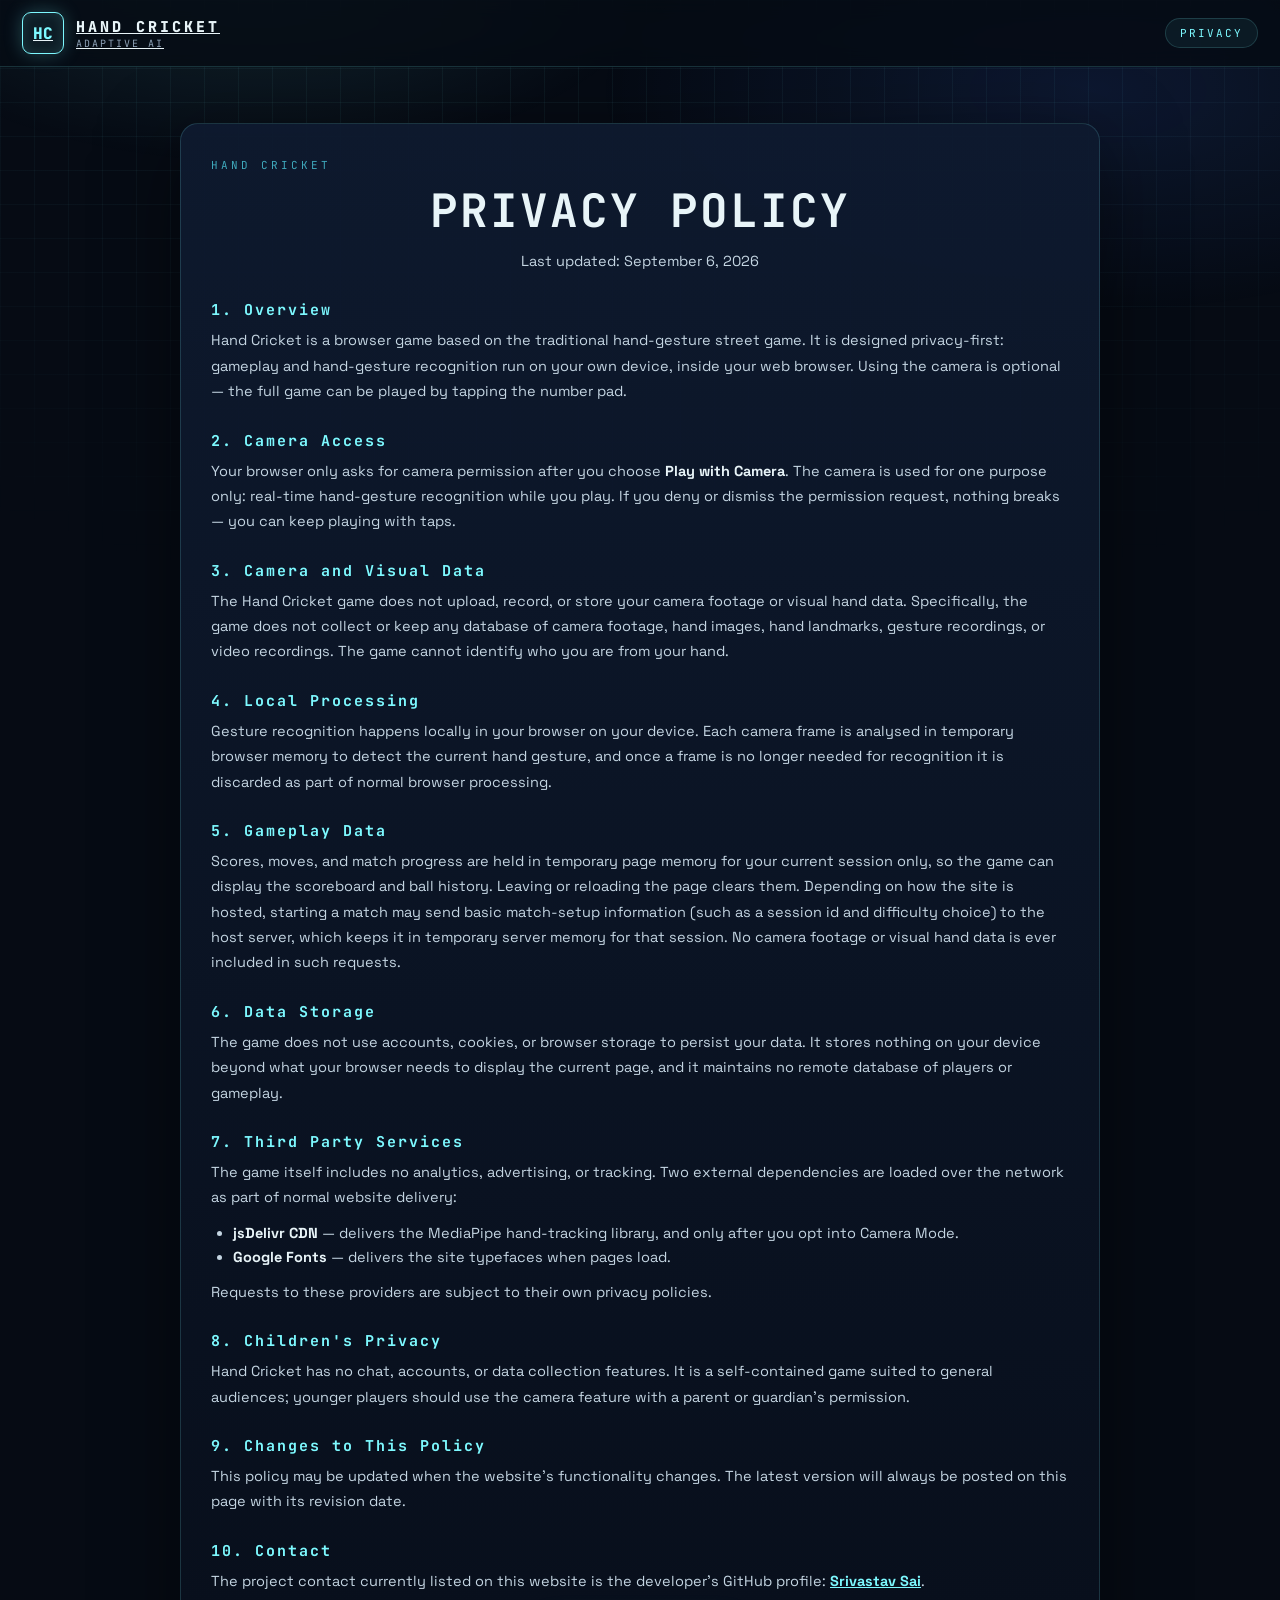
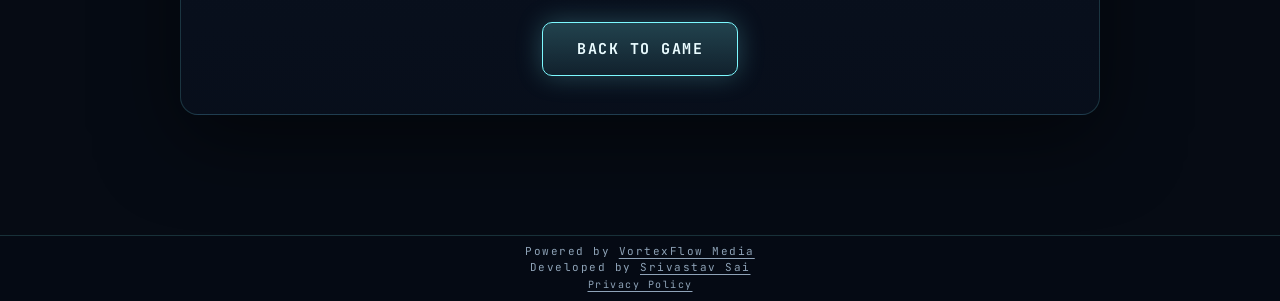
<file: frontend/privacy.html>
<!DOCTYPE html>
<html lang="en">
<head>
<meta charset="UTF-8" />
<meta name="viewport" content="width=device-width, initial-scale=1.0" />
<title>Privacy Policy — Hand Cricket</title>
<link rel="stylesheet" href="css/style.css" />
<link rel="preconnect" href="https://fonts.googleapis.com">
<link href="https://fonts.googleapis.com/css2?family=Space+Grotesk:wght@400;500;700&family=JetBrains+Mono:wght@400;700;800&display=swap" rel="stylesheet">
</head>
<body>
<div class="bg-grid" aria-hidden="true"></div>
<div class="bg-glow" aria-hidden="true"></div>

<header class="topbar">
  <a class="brand brand-home" href="index.html" aria-label="Back to Hand Cricket game">
    <div class="brand-mark">HC</div>
    <div>
      <div class="brand-title">HAND CRICKET</div>
      <div class="brand-sub">ADAPTIVE AI</div>
    </div>
  </a>
  <div class="phase-pill">PRIVACY</div>
</header>

<main class="shell">
  <section class="screen active">
    <div class="panel wide policy">
      <div class="kicker">HAND CRICKET</div>
      <h1 class="big-h">PRIVACY POLICY</h1>
      <p class="muted">Last updated: September 6, 2026</p>

      <h2>1. Overview</h2>
      <p>Hand Cricket is a browser game based on the traditional hand-gesture street game. It is designed privacy-first: gameplay and hand-gesture recognition run on your own device, inside your web browser. Using the camera is optional — the full game can be played by tapping the number pad.</p>

      <h2>2. Camera Access</h2>
      <p>Your browser only asks for camera permission after you choose <b>Play with Camera</b>. The camera is used for one purpose only: real-time hand-gesture recognition while you play. If you deny or dismiss the permission request, nothing breaks — you can keep playing with taps.</p>

      <h2>3. Camera and Visual Data</h2>
      <p>The Hand Cricket game does not upload, record, or store your camera footage or visual hand data. Specifically, the game does not collect or keep any database of camera footage, hand images, hand landmarks, gesture recordings, or video recordings. The game cannot identify who you are from your hand.</p>

      <h2>4. Local Processing</h2>
      <p>Gesture recognition happens locally in your browser on your device. Each camera frame is analysed in temporary browser memory to detect the current hand gesture, and once a frame is no longer needed for recognition it is discarded as part of normal browser processing.</p>

      <h2>5. Gameplay Data</h2>
      <p>Scores, moves, and match progress are held in temporary page memory for your current session only, so the game can display the scoreboard and ball history. Leaving or reloading the page clears them. Depending on how the site is hosted, starting a match may send basic match-setup information (such as a session id and difficulty choice) to the host server, which keeps it in temporary server memory for that session. No camera footage or visual hand data is ever included in such requests.</p>

      <h2>6. Data Storage</h2>
      <p>The game does not use accounts, cookies, or browser storage to persist your data. It stores nothing on your device beyond what your browser needs to display the current page, and it maintains no remote database of players or gameplay.</p>

      <h2>7. Third Party Services</h2>
      <p>The game itself includes no analytics, advertising, or tracking. Two external dependencies are loaded over the network as part of normal website delivery:</p>
      <ul>
        <li><b>jsDelivr CDN</b> — delivers the MediaPipe hand-tracking library, and only after you opt into Camera Mode.</li>
        <li><b>Google Fonts</b> — delivers the site typefaces when pages load.</li>
      </ul>
      <p>Requests to these providers are subject to their own privacy policies.</p>

      <h2>8. Children's Privacy</h2>
      <p>Hand Cricket has no chat, accounts, or data collection features. It is a self-contained game suited to general audiences; younger players should use the camera feature with a parent or guardian's permission.</p>

      <h2>9. Changes to This Policy</h2>
      <p>This policy may be updated when the website's functionality changes. The latest version will always be posted on this page with its revision date.</p>

      <h2>10. Contact</h2>
      <p>The project contact currently listed on this website is the developer's GitHub profile: <a class="dev-link" href="https://github.com/srivastavsai-arch" target="_blank" rel="noopener noreferrer">Srivastav Sai</a>.</p>

      <div class="policy-back">
        <a class="btn primary big" href="index.html">BACK TO GAME</a>
      </div>
    </div>
  </section>
</main>

<footer class="brand-foot" aria-label="Site credit">
  <p class="foot-powered">Powered by <a class="dev-link" href="https://www.vortexflowmedia.site" target="_blank" rel="noopener noreferrer">VortexFlow Media</a></p>
  <p class="foot-dev">Developed by <a class="dev-link" href="https://github.com/srivastavsai-arch" target="_blank" rel="noopener noreferrer">Srivastav Sai</a></p>
  <p class="foot-privacy"><a class="privacy-link" href="privacy.html">Privacy Policy</a></p>
</footer>
</body>
</html>
</file>
<file: frontend/css/style.css>
/* Hand Cricket. Futuristic blueprint scoreboard plus adaptive AI chrome. */
:root{
  --bg:#060b14; --panel:#0b1424; --panel2:#0e1a2f;
  --line:rgba(125,249,255,.16); --cyan:#7df9ff; --cyan-dim:#3fa9bc;
  --amber:#fbbf24; --red:#ff5470; --green:#4ade80;
  --txt:#e8f4f8; --muted:#8fa3b8;
  --mono:'JetBrains Mono',ui-monospace,monospace;
  --sans:'Space Grotesk',system-ui,sans-serif;
}
*{box-sizing:border-box;-webkit-tap-highlight-color:transparent}
html,body{margin:0;padding:0}
html{-webkit-tap-highlight-color:transparent}
body{-webkit-tap-highlight-color:transparent}
button,a,.pad-btn,.diff-card,.g-card,.move-card{
  -webkit-tap-highlight-color:transparent;
  -webkit-touch-callout:none;
  user-select:none;
  -webkit-user-select:none;
}
button:focus{outline:none}
img{
  -webkit-tap-highlight-color:transparent;
  user-select:none;
  -webkit-user-select:none;
  -webkit-user-drag:none;
}
/* NOTE: no blanket overflow-x hiding here on purpose. Every component below
   is sized to fit its viewport, so nothing may extend past the screen edge. */
body{background:var(--bg);color:var(--txt);font-family:var(--sans);min-height:100vh}
img,svg{max-width:100%}
/* Grid/flex children must be allowed to shrink instead of forcing their
   track wider than the viewport (classic overflow root cause). */
.score-strip>*,.arena-wrap>*,.duel>*,.break-scores>*,.diff-grid>*,.rules-foot>*,.topbar>*,.rulebook>*,.move-pad>*,.row>*,.cam-panel>*,.cam-body>*,.cam-status>*,.cam-top>*,.site-strip>*,.hero>*,.brand-foot>*{min-width:0;max-width:100%}
/* Top-left website redirect. Subtle strip, always left aligned. */
.site-strip{position:relative;z-index:6;display:flex;justify-content:flex-start;align-items:center;
  padding:7px 14px 0;background:transparent;max-width:100%}
.site-back{display:inline-flex;align-items:center;gap:6px;max-width:100%;
  font-family:var(--mono);font-size:11px;letter-spacing:1.5px;text-decoration:none;
  color:var(--muted);border:1px solid var(--line);border-radius:999px;
  padding:6px 12px;background:rgba(125,249,255,.04);
  white-space:nowrap;overflow:hidden;text-overflow:ellipsis;
  touch-action:manipulation;-webkit-tap-highlight-color:transparent;user-select:none;-webkit-user-select:none}
.site-back:hover,.site-back:focus-visible{color:var(--cyan);border-color:var(--cyan);outline:none}
.site-back:focus-visible{outline:1px solid var(--cyan);outline-offset:2px}
.site-back-arrow{color:var(--cyan);flex:none}
/* Hero subtext kept to roughly two lines. Balanced wrapping. */
.lede{max-width:540px;text-wrap:balance}
/* Developer credit below the main introductory content. */
.dev-credit{margin:4px auto 0;font-family:var(--mono);font-size:11px;letter-spacing:2px;color:var(--muted);text-align:center}
.powered-credit{margin:2px auto 0;font-family:var(--mono);font-size:11px;letter-spacing:2px;color:var(--muted);text-align:center}
.dev-credit a.credit-link,.powered-credit a.credit-link{color:var(--muted);font-weight:400;letter-spacing:inherit;text-decoration:underline;text-decoration-thickness:1px;text-underline-offset:3px}
.dev-credit a.credit-link:hover,.powered-credit a.credit-link:hover{color:var(--txt)}
/* Touch-first controls. Fast tap, no highlight, no selection. */
button,a,.pad-btn,.diff-card,.g-card,.move-card,.site-back{
  touch-action:manipulation}
.bg-grid{position:fixed;inset:0;pointer-events:none;z-index:0;
  background-image:linear-gradient(rgba(125,249,255,.05) 1px,transparent 1px),linear-gradient(90deg,rgba(125,249,255,.05) 1px,transparent 1px);
  background-size:34px 34px;
  mask-image:radial-gradient(ellipse 90% 70% at 50% 0%,#000 40%,transparent 100%);}
.bg-glow{position:fixed;inset:0;pointer-events:none;z-index:0;
  background:radial-gradient(600px 300px at 20% -5%,rgba(125,249,255,.12),transparent 70%),radial-gradient(700px 320px at 85% 10%,rgba(64,120,255,.12),transparent 70%);}
.topbar{position:sticky;top:0;z-index:5;display:flex;justify-content:space-between;align-items:center;
  padding:12px 22px;border-bottom:1px solid var(--line);background:rgba(6,11,20,.82);backdrop-filter:blur(10px)}
.brand{display:flex;gap:12px;align-items:center}
.brand-home{background:none;border:none;padding:0;margin:0;color:inherit;font:inherit;text-align:left;cursor:pointer;border-radius:8px}
.brand-home:hover .brand-title{color:var(--cyan)}
.brand-home:focus-visible{outline:2px solid var(--cyan);outline-offset:2px}
.brand-mark{width:42px;height:42px;display:grid;place-items:center;font-family:var(--mono);font-weight:800;
  border:1px solid var(--cyan);color:var(--cyan);border-radius:9px;background:rgba(125,249,255,.07);
  box-shadow:0 0 18px rgba(125,249,255,.25),inset 0 0 12px rgba(125,249,255,.12)}
.brand-title{font-family:var(--mono);font-weight:800;letter-spacing:3px;font-size:15px}
.brand-sub{font-family:var(--mono);font-size:10px;letter-spacing:2px;color:var(--muted)}
.phase-pill{font-family:var(--mono);font-size:11px;letter-spacing:2px;color:var(--cyan);
  border:1px solid var(--line);padding:7px 14px;border-radius:999px;background:rgba(125,249,255,.06)}
.shell{position:relative;z-index:1;max-width:1180px;margin:0 auto;padding:26px 18px 90px}
.screen{display:none;animation:fadeUp .45s ease}
.screen.active{display:block}
@keyframes fadeUp{from{opacity:0;transform:translateY(14px)}to{opacity:1;transform:none}}
.kicker{font-family:var(--mono);font-size:11px;letter-spacing:3px;color:var(--cyan-dim)}
.hero{text-align:center;padding:34px 10px 10px}
.hero h1{font-family:var(--mono);font-weight:800;font-size:clamp(44px,15vw,118px);line-height:.92;margin:10px 0 14px;
  letter-spacing:2px;text-shadow:0 0 34px rgba(125,249,255,.35);overflow-wrap:break-word}
.lede{max-width:640px;margin:0 auto;color:#c4d5e2;font-size:clamp(15px,4vw,17px);line-height:1.6}
.lede b{color:var(--cyan)} .out-word{color:var(--red)}
.hero-actions{display:flex;gap:12px;justify-content:center;margin:22px 0;flex-wrap:wrap}
.btn{font-family:var(--mono);font-weight:700;letter-spacing:1.5px;cursor:pointer;border-radius:10px;
  border:1px solid var(--line);background:rgba(125,249,255,.05);color:var(--txt);padding:13px 22px;font-size:13px;
  max-width:100%;transition:transform .15s ease,box-shadow .2s ease,background .2s ease}
.btn:hover{transform:translateY(-1px);box-shadow:0 6px 24px rgba(125,249,255,.18)}
.btn:active{transform:translateY(1px)}
.btn.primary{background:linear-gradient(180deg,rgba(125,249,255,.22),rgba(125,249,255,.08));border-color:var(--cyan);color:#06121c;color:#eafcff;
  box-shadow:0 0 26px rgba(125,249,255,.25)}
.btn.primary.alt{border-color:var(--amber);box-shadow:0 0 26px rgba(251,191,36,.22)}
.btn.big{font-size:15px;padding:16px 34px}
.btn.wide{width:100%;margin-top:18px}
.btn.ghost{background:transparent}
.btn.link{background:none;border:none;color:var(--muted);text-decoration:underline;text-underline-offset:4px}
.btn.toss{font-size:clamp(15px,4.5vw,18px);flex:1 1 130px;min-width:0;max-width:260px;padding:18px 12px}
.btn:disabled{opacity:.45;cursor:not-allowed;transform:none;box-shadow:none}
.how-strip{display:flex;gap:10px;justify-content:center;flex-wrap:wrap;margin-top:8px}
.how-strip.hidden{display:none}
.how-card{border:1px solid var(--line);border-radius:10px;padding:10px 16px;font-family:var(--mono);font-size:12px;background:rgba(11,20,36,.8)}
.how-card em{color:var(--muted);font-style:normal;margin:0 8px}
.how-card b{color:var(--green);margin-left:8px}
.how-card.out b{color:var(--red)}
.section-head{text-align:center;margin:38px 0 18px}
.section-head h2{font-family:var(--mono);letter-spacing:3px;font-size:clamp(17px,5vw,22px);margin:0 0 8px;color:var(--cyan);overflow-wrap:break-word}
.section-head p{color:var(--muted);max-width:640px;margin:0 auto}
.rulebook{display:grid;grid-template-columns:repeat(auto-fill,minmax(min(195px,100%),1fr));gap:14px}
.g-card{border:1px solid var(--line);border-radius:14px;background:linear-gradient(180deg,rgba(14,26,47,.95),rgba(8,15,28,.95));
  padding:12px;text-align:center;position:relative;overflow:hidden;transition:transform .18s ease,box-shadow .25s ease}
.g-card:hover{transform:translateY(-3px);box-shadow:0 12px 34px rgba(125,249,255,.16)}
.g-card img{width:100%;height:150px;object-fit:contain;border-radius:10px;background:rgba(6,11,20,.6)}
.g-num{font-family:var(--mono);font-weight:800;font-size:24px;color:var(--cyan);margin-top:6px}
.g-name{font-family:var(--mono);font-size:12px;letter-spacing:2px;font-weight:700}
.g-desc{color:var(--muted);font-size:12.5px;margin-top:4px;min-height:32px}
.rules-foot{display:grid;grid-template-columns:repeat(auto-fit,minmax(min(240px,100%),1fr));gap:12px;margin:22px 0}
.rule-note{border:1px dashed var(--line);border-radius:12px;padding:14px 16px;background:rgba(125,249,255,.03)}
.rule-note b{display:block;font-family:var(--mono);letter-spacing:2px;font-size:12px;color:var(--cyan);margin-bottom:6px}
.rule-note span{color:#c4d5e2;font-size:13.5px;line-height:1.55}
.panel{border:1px solid var(--line);border-radius:18px;background:linear-gradient(180deg,rgba(14,26,47,.96),rgba(8,15,28,.96));
  padding:clamp(20px,5vw,34px) clamp(14px,4.5vw,30px);box-shadow:0 24px 80px rgba(0,0,0,.5);max-width:100%}
.panel.narrow{max-width:560px;margin:30px auto}
.center{text-align:center}
.big-h{font-family:var(--mono);font-size:clamp(24px,7.5vw,46px);letter-spacing:2px;margin:8px 0;overflow-wrap:break-word}
.muted{color:var(--muted)}
.row{display:flex;gap:12px;justify-content:center;flex-wrap:wrap;margin:18px 0}
.coin-wrap{display:grid;place-items:center;margin:24px 0;max-width:100%}
.coin{width:130px;height:130px;position:relative;transform-style:preserve-3d;transition:transform 1s}
.coin.flipping{animation:flip 1.1s cubic-bezier(.2,.7,.3,1)}
@keyframes flip{0%{transform:rotateY(0) translateY(0)}40%{transform:rotateY(720deg) translateY(-26px)}100%{transform:rotateY(1440deg) translateY(0)}}
.coin-face{position:absolute;inset:0;border-radius:50%;display:grid;place-items:center;font-family:var(--mono);
  font-size:54px;font-weight:800;border:2px solid var(--cyan);backface-visibility:hidden;
  background:radial-gradient(circle at 35% 30%,rgba(125,249,255,.35),rgba(10,20,36,.95) 65%);color:var(--cyan);
  box-shadow:0 0 34px rgba(125,249,255,.35),inset 0 0 24px rgba(125,249,255,.15)}
.coin-face.back{transform:rotateY(180deg)}
.coin-label{margin-top:14px;font-family:var(--mono);letter-spacing:2px;font-size:clamp(10px,3.2vw,12px);color:var(--cyan);overflow-wrap:break-word}
.decision-block{margin-top:10px;max-width:100%}
.cpu-decision{font-family:var(--mono);letter-spacing:1px;font-size:clamp(11px,3.4vw,13px);border:1px solid var(--amber);color:var(--amber);
  border-radius:10px;padding:14px;margin:14px 0;background:rgba(251,191,36,.06);overflow-wrap:break-word}
.hidden{display:none!important}
/* scoreboard */
.score-strip{display:grid;grid-template-columns:1fr auto 1fr;gap:12px;margin-bottom:14px}
.score-card{border:1px solid var(--line);border-radius:14px;padding:14px 18px;background:linear-gradient(180deg,rgba(14,26,47,.95),rgba(8,15,28,.95));position:relative}
.score-card.you{box-shadow:inset 3px 0 0 var(--green)}
.score-card.cpu{box-shadow:inset -3px 0 0 var(--amber);text-align:right}
.score-card label{font-family:var(--mono);font-size:11px;letter-spacing:2.5px;color:var(--muted)}
.score-num{font-family:var(--mono);font-weight:800;font-size:clamp(30px,5vw,46px);line-height:1}
.score-num .wkts{font-size:.5em;color:var(--muted)}
.role-tag{display:inline-block;margin-top:8px;font-family:var(--mono);font-size:10px;letter-spacing:2px;
  padding:4px 10px;border-radius:999px;border:1px solid var(--green);color:var(--green)}
.score-card.cpu .role-tag{border-color:var(--amber);color:var(--amber)}
.role-tag.bowling{border-color:var(--cyan-dim);color:var(--cyan)}
.score-mid{border:1px solid var(--line);border-radius:14px;padding:12px 18px;background:rgba(6,11,20,.7);
  display:grid;gap:6px;min-width:210px;font-family:var(--mono)}
.mid-row{display:flex;justify-content:space-between;gap:12px;font-size:12px;letter-spacing:1.5px;color:var(--muted)}
.mid-row b{color:var(--txt);text-align:right;overflow-wrap:anywhere} .mid-row.target b{color:var(--amber);font-size:15px}
/* arena. Single column. History lives below the number pad. */
.arena-wrap{display:grid;grid-template-columns:1fr;gap:12px}
.arena{border:1px solid var(--line);border-radius:16px;padding:22px;background:
  radial-gradient(500px 200px at 50% 0%,rgba(125,249,255,.08),transparent 70%),linear-gradient(180deg,rgba(14,26,47,.95),rgba(8,15,28,.95))}
.duel{display:grid;grid-template-columns:1fr auto 1fr;align-items:center;gap:10px}
.duelist{text-align:center}
.duelist label{font-family:var(--mono);font-size:11px;letter-spacing:2px;color:var(--muted)}
.duelist label span{color:var(--cyan);border:1px solid var(--line);padding:1px 7px;border-radius:999px;margin-left:6px}
.move-card{margin:10px auto 0;width:min(220px,100%);border:1px solid var(--line);border-radius:14px;background:rgba(6,11,20,.7);
  padding:10px;position:relative}
.move-card img{width:100%;height:150px;object-fit:contain}
.move-card span{position:absolute;right:10px;bottom:8px;font-family:var(--mono);font-weight:800;font-size:30px;color:var(--cyan);
  text-shadow:0 0 16px rgba(125,249,255,.6)}
.move-card.cpu span{color:var(--amber);text-shadow:0 0 16px rgba(251,191,36,.5)}
.move-card.reveal{animation:pop .35s ease}
@keyframes pop{0%{transform:scale(.92);opacity:.4}100%{transform:scale(1);opacity:1}}
.vs{font-family:var(--mono);font-weight:800;font-size:22px;color:var(--muted);border:1px dashed var(--line);
  width:64px;height:64px;display:grid;place-items:center;border-radius:50%}
.result-flash{margin:18px auto 0;text-align:center;font-family:var(--mono);font-weight:800;letter-spacing:clamp(1px,.8vw,3px);font-size:clamp(18px,5.5vw,34px);
  min-height:48px;color:var(--green);text-shadow:0 0 24px rgba(74,222,128,.4);overflow-wrap:break-word}
.result-flash.out{color:var(--red);text-shadow:0 0 30px rgba(255,84,112,.6);animation:outShake .5s ease}
@keyframes outShake{0%,100%{transform:none}20%{transform:translateX(-8px) scale(1.06)}40%{transform:translateX(8px)}60%{transform:translateX(-5px)}80%{transform:translateX(5px)}}
.result-flash.runs{animation:riseFade .8s ease}
@keyframes riseFade{0%{transform:translateY(10px);opacity:0}100%{transform:none;opacity:1}}
.chase{margin-top:12px;height:30px;border:1px solid var(--line);border-radius:999px;position:relative;overflow:hidden;background:rgba(6,11,20,.7)}
.chase div{position:absolute;inset:0;width:0%;background:linear-gradient(90deg,rgba(251,191,36,.5),rgba(251,191,36,.15));transition:width .5s ease}
.chase span{position:absolute;inset:0;display:grid;place-items:center;text-align:center;font-family:var(--mono);font-size:clamp(9px,2.8vw,11px);letter-spacing:1px;padding:0 8px}
.history{border:1px solid var(--line);border-radius:16px;padding:16px;background:rgba(8,15,28,.9);max-height:420px;overflow:auto;min-width:0}
.history.below-pad{margin-top:14px;max-height:240px}
.history h3{font-family:var(--mono);font-size:12px;letter-spacing:3px;color:var(--cyan);margin:0 0 10px}
.history ol{list-style:none;margin:0;padding:0;display:grid;gap:8px;font-family:var(--mono);font-size:12px}
.history li{border:1px solid var(--line);border-radius:9px;padding:8px 10px;background:rgba(125,249,255,.03);overflow-wrap:anywhere}
.history li b.out{color:var(--red)} .history li b.runs{color:var(--green)}
.history li.empty{color:var(--muted);border-style:dashed}
/* pad */
.pad-head{text-align:center;margin:20px 0 12px}
.pad-head h3{font-family:var(--mono);letter-spacing:1px;margin:6px 0 0;font-size:clamp(14px,4.2vw,18px);overflow-wrap:break-word}
.move-pad{display:grid;grid-template-columns:repeat(auto-fill,minmax(min(104px,100%),1fr));gap:10px}
.pad-btn{border:1px solid var(--line);border-radius:12px;background:linear-gradient(180deg,rgba(20,34,58,.95),rgba(10,18,33,.95));
  padding:8px 6px 10px;cursor:pointer;text-align:center;transition:transform .12s ease,box-shadow .2s,border-color .2s;color:var(--txt);
  min-width:0;min-height:48px}
.pad-btn:hover{border-color:var(--cyan);box-shadow:0 8px 26px rgba(125,249,255,.18);transform:translateY(-2px)}
.pad-btn img{width:100%;height:74px;object-fit:contain;pointer-events:none}
.pad-btn b{display:block;font-family:var(--mono);font-size:17px;color:var(--cyan)}
.pad-btn small{display:block;font-size:10px;color:var(--muted);white-space:nowrap;overflow:hidden;text-overflow:ellipsis}
.pad-btn.locked{opacity:.4;pointer-events:none}
/* Camera mode. Compact vertical layer above Choose Your Number:
   Camera Preview -> Camera Status/Confirmation -> Choose Your Number. */
.cam-toggle{margin-top:10px}
/* Premium Play-with-Camera control. Same trigger, distinct identity:
   camera icon | display text | phone icon, glass-metal finish. */
.cam-premium{position:relative;display:inline-flex;align-items:center;justify-content:center;
  gap:16px;min-width:0;max-width:100%;min-height:56px;margin-left:auto;margin-right:auto;
  padding:15px 28px;border-radius:15px;cursor:pointer;overflow:hidden;
  font-family:'Space Grotesk',system-ui,sans-serif;
  color:var(--txt);background:linear-gradient(135deg,rgba(125,249,255,.14),rgba(20,34,58,.85) 45%,rgba(10,18,33,.92));
  border:1px solid rgba(125,249,255,.38);
  box-shadow:0 0 0 1px rgba(6,11,20,.6),0 8px 30px rgba(0,0,0,.45),0 0 22px rgba(125,249,255,.14),inset 0 1px 0 rgba(255,255,255,.09);
  backdrop-filter:blur(8px);-webkit-backdrop-filter:blur(8px);
  transition:transform .18s ease,box-shadow .25s ease,border-color .25s ease}
.cam-premium-sheen{position:absolute;top:-20%;bottom:-20%;left:-30%;width:34%;pointer-events:none;
  background:linear-gradient(105deg,transparent,rgba(255,255,255,.13) 45%,rgba(125,249,255,.16) 55%,transparent);
  transform:skewX(-18deg) translateX(-40%);opacity:0}
.cam-premium:hover{transform:translateY(-1px);border-color:var(--cyan);
  box-shadow:0 0 0 1px rgba(6,11,20,.6),0 12px 34px rgba(0,0,0,.5),0 0 30px rgba(125,249,255,.28),inset 0 1px 0 rgba(255,255,255,.12)}
.cam-premium:hover .cam-premium-sheen{opacity:1;animation:sheenSweep 1.1s ease}
@keyframes sheenSweep{from{transform:skewX(-18deg) translateX(-60%)}to{transform:skewX(-18deg) translateX(560%)}}
.cam-premium:active{transform:translateY(1px) scale(.985);box-shadow:0 4px 16px rgba(0,0,0,.5),0 0 14px rgba(125,249,255,.16)}
.cam-premium:focus-visible{outline:2px solid var(--cyan);outline-offset:3px}
.cam-ic{flex:none;width:30px;height:30px;color:var(--cyan-dim);
  transition:transform .22s ease,color .25s ease,filter .25s ease}
.cam-premium:hover .cam-ic{color:var(--cyan)}
.cam-premium:hover .cam-ic-left{transform:translateX(2px);filter:drop-shadow(0 0 6px rgba(125,249,255,.8))}
.cam-premium:hover .cam-ic-right{transform:translateX(-2px);filter:drop-shadow(0 0 6px rgba(125,249,255,.8))}
.cam-premium:active .cam-ic-left{transform:translateX(1px)}
.cam-premium:active .cam-ic-right{transform:translateX(-1px)}
.cam-premium-text{display:flex;flex-direction:column;align-items:center;gap:3px;min-width:0;
  font-weight:700;font-size:15px;letter-spacing:3.5px;text-transform:uppercase;white-space:nowrap;
  text-shadow:0 0 18px rgba(125,249,255,.25);transition:transform .22s ease}
.cam-premium:hover .cam-premium-text{transform:translateY(-1px)}
.cam-premium-text small{font-family:var(--mono);font-weight:400;font-size:9.5px;letter-spacing:2px;
  text-transform:none;color:var(--muted);text-shadow:none;white-space:nowrap}
@media(prefers-reduced-motion:reduce){
  .cam-premium,.cam-ic,.cam-premium-text{transition:none}
  .cam-premium:hover .cam-premium-sheen{animation:none;opacity:0}
  .cam-premium:hover{transform:none}
}
.btn.small{padding:9px 14px;font-size:11px}
.cam-panel{border:1px solid var(--line);border-radius:14px;background:rgba(6,11,20,.7);
  padding:14px;margin:12px 0 4px;min-width:0;max-width:100%}
.cam-top{display:flex;justify-content:space-between;align-items:center;gap:10px;flex-wrap:wrap;margin-bottom:10px}
.cam-title{font-family:var(--mono);font-size:12px;letter-spacing:2px;color:var(--cyan)}
.cam-body{display:grid;grid-template-columns:1fr;gap:10px;align-items:start;min-width:0}
.cam-video-wrap{position:relative;border:1px solid var(--line);border-radius:12px;overflow:hidden;
  background:rgba(6,11,20,.9);aspect-ratio:4/3;width:min(100%,400px,calc(38vh * 1.3333));margin:0 auto;min-width:0}
.cam-video-wrap video{width:100%;height:100%;object-fit:contain;display:block;transform:scaleX(-1);background:rgba(6,11,20,.9)}
.cam-video-wrap canvas{position:absolute;inset:0;width:100%;height:100%;pointer-events:none}
.cam-status{display:grid;gap:6px;min-width:0;max-width:560px;width:100%;margin:0 auto;text-align:center}
.cam-line{font-family:var(--mono);font-size:12px;letter-spacing:1.5px;color:var(--txt);overflow-wrap:break-word}
.cam-line.big{font-size:clamp(15px,4.5vw,20px);font-weight:800;color:var(--cyan)}
.cam-line.muted{color:var(--muted)}
.cam-progress{height:10px;border:1px solid var(--line);border-radius:999px;overflow:hidden;background:rgba(6,11,20,.7)}
.cam-progress div{height:100%;width:0%;background:linear-gradient(90deg,rgba(125,249,255,.6),rgba(74,222,128,.6));transition:width .15s ease}
.cam-error{font-family:var(--mono);font-size:12px;letter-spacing:1px;color:var(--red);
  border:1px solid rgba(255,84,112,.4);border-radius:10px;padding:10px 12px;background:rgba(255,84,112,.06);overflow-wrap:break-word}
/* key press flash. Fires on keyboard input. No visible key labels remain. */
.pad-btn.kbd-hit{border-color:var(--cyan);box-shadow:0 0 0 2px rgba(125,249,255,.55),0 0 22px rgba(125,249,255,.35)}
/* visible keyboard focus on every control */
.btn:focus-visible,.pad-btn:focus-visible,.diff-card:focus-visible,.brand-foot a:focus-visible{
  outline:2px solid var(--cyan);outline-offset:2px}
@media(prefers-reduced-motion:reduce){
  .pad-btn.kbd-hit{box-shadow:0 0 0 2px rgba(125,249,255,.55)}
}
.break-scores{display:grid;grid-template-columns:1fr 1fr 1fr;gap:10px;margin:20px 0}
.break-scores div{border:1px solid var(--line);border-radius:12px;padding:14px 8px;background:rgba(6,11,20,.6);min-width:0}
.break-scores label{font-family:var(--mono);font-size:10px;letter-spacing:1px;color:var(--muted);overflow-wrap:break-word}
.break-scores b{display:block;font-family:var(--mono);font-size:clamp(20px,7vw,34px);margin-top:4px;overflow-wrap:anywhere}
.break-scores .tgt b{color:var(--amber)}
.winner{font-family:var(--mono);font-weight:800;font-size:clamp(24px,8.5vw,54px);letter-spacing:2px;margin:10px 0;
  color:var(--green);text-shadow:0 0 34px rgba(74,222,128,.45);overflow-wrap:break-word}
.winner.lose{color:var(--red);text-shadow:0 0 34px rgba(255,84,112,.45)}
.mini-history{list-style:none;margin:14px 0;padding:0;display:flex;flex-wrap:wrap;gap:6px;justify-content:center;font-family:var(--mono);font-size:11px}
.mini-history li{border:1px solid var(--line);padding:5px 9px;border-radius:999px;background:rgba(125,249,255,.04)}
/* brand footer. */
.brand-foot{position:relative;z-index:1;text-align:center;background:rgba(6,11,20,.65);
  border-top:1px solid var(--line);padding:8px 16px calc(10px + env(safe-area-inset-bottom,0px))}
.brand-foot p{margin:0;font-family:var(--mono);font-size:12px;letter-spacing:2px;color:var(--muted)}
.brand-foot .foot-main{overflow-wrap:break-word}
.brand-foot a{display:inline-block;color:var(--cyan);font-weight:700;letter-spacing:2px;text-decoration:none;
  border-bottom:1px solid rgba(125,249,255,.45);padding:12px 8px;transition:text-shadow .2s ease,border-color .2s ease}
.brand-foot a:hover,.brand-foot a:focus-visible{text-shadow:0 0 18px rgba(125,249,255,.8);border-bottom-color:var(--cyan);outline:none}
.brand-foot a:focus-visible{outline:1px solid var(--cyan);outline-offset:3px;border-radius:4px}
.brand-foot .red-word{color:var(--red);font-weight:800;letter-spacing:2px}
.brand-foot .foot-dev{margin-top:2px;font-size:11px;letter-spacing:1.5px;color:var(--muted)}
.brand-foot .foot-powered{margin:0;font-size:11px;letter-spacing:1.5px;color:var(--muted)}
.brand-foot .foot-dev u{text-underline-offset:3px;color:var(--muted)}
.brand-foot a.dev-link{display:inline;padding:0;border-bottom:none;font-weight:400;letter-spacing:inherit;color:var(--muted);text-decoration:underline;text-decoration-thickness:1px;text-underline-offset:3px}
.brand-foot a.dev-link:hover{color:var(--txt)}
.brand-foot .foot-privacy{margin-top:4px;font-size:10px;letter-spacing:1.5px}
.brand-foot a.privacy-link{display:inline;padding:2px 4px;font-size:10px;font-weight:400;letter-spacing:1.5px;color:var(--muted);text-decoration:underline;text-decoration-thickness:1px;text-underline-offset:3px;border-bottom:none}
.brand-foot a.privacy-link:hover{color:var(--txt)}
/* Privacy Policy page. Same cards, type and dark theme as the game. */
.panel.policy{text-align:left;max-width:860px;margin:24px auto}
.panel.policy .big-h{text-align:center}
.panel.policy .muted{text-align:center}
.policy h2{font-family:var(--mono);font-size:15px;letter-spacing:2px;color:var(--cyan);margin:26px 0 8px;overflow-wrap:break-word}
.policy p{color:#c4d5e2;font-size:14.5px;line-height:1.75;margin:0 0 10px;overflow-wrap:break-word}
.policy p b{color:var(--txt)}
.policy ul{color:#c4d5e2;font-size:14.5px;line-height:1.7;margin:0 0 10px;padding-left:22px}
.policy ul b{color:var(--txt)}
.policy a.dev-link{color:var(--cyan);font-weight:700}
.policy-back{text-align:center;margin:28px 0 4px}
.policy-back .btn{text-decoration:none;display:inline-block}
/* difficulty select. Names only, identity kept via tier colour. */
.panel.wide{max-width:920px;margin:30px auto}
.diff-grid{display:grid;grid-template-columns:repeat(3,1fr);gap:14px;margin:24px 0 10px}
.diff-card{cursor:pointer;text-align:center;color:var(--txt);border:1px solid var(--line);border-radius:16px;
  background:linear-gradient(180deg,rgba(20,34,58,.95),rgba(10,18,33,.95));padding:22px 20px;
  transition:transform .15s ease,box-shadow .25s ease,border-color .2s ease;font-family:var(--sans)}
.diff-card:hover{transform:translateY(-3px);border-color:var(--cyan);box-shadow:0 14px 40px rgba(125,249,255,.16)}
.diff-card.selected{border-color:var(--green);box-shadow:0 0 0 1px var(--green),0 14px 40px rgba(74,222,128,.18)}
.diff-tier{font-family:var(--mono);font-weight:800;font-size:30px;letter-spacing:3px;color:var(--green)}
.diff-tier.mid{color:var(--cyan)} .diff-tier.hard{color:var(--red)}
.tiny{font-size:12px}
/* match AI chrome */
.mid-row.ai b{color:var(--red);font-size:13px}
.ai-status{margin:10px auto 0;text-align:center;font-family:var(--mono);font-size:11px;letter-spacing:2.5px;
  color:var(--cyan-dim);min-height:18px;animation:aiPulse 1.6s ease-in-out infinite}
.ai-status.pattern{color:var(--amber);text-shadow:0 0 14px rgba(251,191,36,.5)}
@keyframes aiPulse{0%,100%{opacity:.65}50%{opacity:1}}
@media(max-width:860px){
  .diff-grid{grid-template-columns:1fr;gap:8px;margin:16px 0 8px}
  .diff-card{padding:12px 14px;min-height:52px}
  .diff-tier{font-size:20px;letter-spacing:2px}
  .score-strip{grid-template-columns:1fr 1fr}
  .score-mid{grid-column:1/-1;grid-template-columns:1fr 1fr;order:3}
  .move-pad{grid-template-columns:repeat(5,1fr)}
  .pad-btn img{height:56px}
  .shell{padding:20px 14px 70px}
  .history.below-pad{max-height:220px}
  .cam-panel{padding:12px}
  .cam-body{gap:8px}
  .cam-video-wrap{width:min(100%,380px,calc(34vh * 1.3333))}
}
/* ============ MOBILE PORTRAIT: native, compact, camera-first ============
   Score (top) + camera (bottom) share visual weight ~50/50.
   Camera keeps its 4/3 ratio. Nothing is stretched or squashed. */
@media(max-width:600px){
  .site-strip{padding:6px 10px 0}
  .site-back{font-size:10px;padding:8px 12px;min-height:36px}
  .topbar{padding:10px 12px;gap:8px}
  .brand{gap:8px}
  .brand-mark{width:34px;height:34px;font-size:13px;flex:none}
  .brand-title{font-size:12px;letter-spacing:2px;white-space:nowrap}
  .brand-sub{display:none}
  .phase-pill{font-size:9px;letter-spacing:1px;padding:5px 10px;white-space:nowrap}
  .kicker{letter-spacing:2px}
  .brand-foot p{font-size:11px}
  .brand-foot .foot-dev{font-size:10px}
  .brand-foot .foot-powered{font-size:10px}
  .brand-foot a{padding:10px 8px}
  .brand-foot .foot-dev a.dev-link{padding:0}
  .dev-credit{font-size:10px}
  .powered-credit{font-size:10px}
  .lede{font-size:14.5px;line-height:1.55}
  /* compact difficulty: tight but tappable */
  .panel.wide{margin:20px auto}
  .diff-grid{gap:8px;margin:14px 0 8px}
  .diff-card{padding:12px 10px;min-height:52px;border-radius:12px}
  .diff-tier{font-size:19px;letter-spacing:2px}
  /* finger gesture rulebook: compact 3 column mobile grid */
  .rulebook{grid-template-columns:repeat(3,1fr);gap:8px}
  .g-card{padding:8px 6px;border-radius:10px}
  .g-card:hover{transform:none;box-shadow:none}
  .g-card img{height:62px}
  .g-num{font-size:16px;margin-top:4px}
  .g-name{font-size:10px;letter-spacing:1px}
  .g-desc{display:none}
  .section-head{margin:26px 0 12px}
  .rules-foot{margin:14px 0}
  .rule-note{padding:12px}
  /* game: tighter vertical rhythm on phones */
  .btn.small{padding:10px 14px;font-size:11px;min-height:40px}
  .cam-toggle{margin-top:8px}
  /* premium camera control: compact mobile edition, same identity */
  .cam-premium{gap:11px;min-height:52px;padding:12px 18px;border-radius:13px}
  .cam-ic{width:24px;height:24px}
  .cam-premium-text{font-size:13px;letter-spacing:2.5px}
  .cam-premium-text small{font-size:9px;letter-spacing:1.5px}
}
@media(max-width:560px){
  .shell{padding:14px 10px 56px}
  .hero{padding:20px 4px 6px}
  .hero-actions{margin:16px 0 8px}
  .hero-actions .btn.big{padding:14px 24px;font-size:14px}
  .score-strip{gap:8px;margin-bottom:10px}
  .score-card{padding:10px 8px}
  .score-card label{font-size:9px;letter-spacing:1.5px;overflow-wrap:break-word}
  .score-num{font-size:clamp(24px,8.5vw,32px)}
  .score-mid{padding:10px 12px;min-width:0;gap:4px}
  .mid-row{font-size:11px;letter-spacing:1px}
  .arena{padding:12px 10px}
  .duel{gap:6px}
  .vs{width:48px;height:48px;font-size:15px;flex:none}
  .duelist label{font-size:10px;letter-spacing:1px}
  .duelist label span{margin-left:4px;padding:1px 5px}
  .move-card{padding:8px 6px}
  .move-card span{font-size:22px;right:8px;bottom:6px}
  .result-flash{min-height:36px;font-size:clamp(16px,5vw,24px)}
  .ai-status{font-size:10px;letter-spacing:2px;min-height:16px}
  .history{padding:12px}
  .history.below-pad{margin-top:10px;max-height:160px}
  .history ol{font-size:11px}
  .pad-head{margin:12px 0 8px}
  .cam-panel{padding:10px 8px;margin:10px 0 2px}
  .cam-top{gap:8px;margin-bottom:8px}
  .cam-video-wrap{width:min(100%,340px,calc(32vh * 1.3333));aspect-ratio:4/3}
  .cam-video-wrap video{object-fit:contain}
  .cam-status{gap:5px;max-width:100%}
  .cam-line{font-size:11px}
  .cam-line.big{font-size:16px}
  .cam-progress{height:8px}
  .cam-error{font-size:11px;padding:8px 10px}
  .break-scores{gap:6px}
  .break-scores div{padding:10px 4px}
  .panel.narrow{margin:20px auto}
  /* keep rulebook at 3 columns on the smallest phones */
  .rulebook{grid-template-columns:repeat(3,1fr);gap:6px}
  .g-card{padding:6px 4px}
  .g-card img{height:54px}
  .g-num{font-size:15px}
  .g-name{font-size:9px}
}
/* ---- Camera ON in portrait: balanced top/bottom halves ---- */
@media(max-width:600px) and (orientation:portrait){
  #screen-game.cam-on .score-strip,
  #screen-game:has(#camPanel:not(.hidden)) .score-strip{gap:8px;margin-bottom:8px}
  #screen-game.cam-on .score-card,
  #screen-game:has(#camPanel:not(.hidden)) .score-card{padding:10px 8px;border-radius:12px}
  #screen-game.cam-on .score-num,
  #screen-game:has(#camPanel:not(.hidden)) .score-num{font-size:clamp(22px,7.5vw,30px)}
  #screen-game.cam-on .role-tag,
  #screen-game:has(#camPanel:not(.hidden)) .role-tag{margin-top:6px;font-size:9px;padding:3px 8px}
  #screen-game.cam-on .score-mid,
  #screen-game:has(#camPanel:not(.hidden)) .score-mid{padding:8px 10px;gap:3px}
  #screen-game.cam-on .mid-row,
  #screen-game:has(#camPanel:not(.hidden)) .mid-row{font-size:10px}
  #screen-game.cam-on .arena,
  #screen-game:has(#camPanel:not(.hidden)) .arena{padding:10px 8px}
  #screen-game.cam-on .move-card img,
  #screen-game:has(#camPanel:not(.hidden)) .move-card img{height:72px}
  #screen-game.cam-on .result-flash,
  #screen-game:has(#camPanel:not(.hidden)) .result-flash{min-height:32px;font-size:clamp(15px,4.6vw,22px);margin-top:10px}
  #screen-game.cam-on .ai-status,
  #screen-game:has(#camPanel:not(.hidden)) .ai-status{margin-top:6px;font-size:10px;min-height:15px}
  #screen-game.cam-on .chase,
  #screen-game:has(#camPanel:not(.hidden)) .chase{height:26px;margin-top:8px}
  #screen-game.cam-on .cam-panel,
  #screen-game:has(#camPanel:not(.hidden)) .cam-panel{padding:10px 8px;margin:8px 0 2px}
  #screen-game.cam-on .cam-video-wrap,
  #screen-game:has(#camPanel:not(.hidden)) .cam-video-wrap{
    width:100%;max-width:100%;margin:0 auto;
    aspect-ratio:4/3;min-height:0}
  #screen-game.cam-on .cam-video-wrap video,
  #screen-game:has(#camPanel:not(.hidden)) .cam-video-wrap video{
    width:100%;height:100%;object-fit:contain}
  #screen-game.cam-on .cam-status,
  #screen-game:has(#camPanel:not(.hidden)) .cam-status{max-width:100%;gap:5px;margin-top:8px}
  #screen-game.cam-on .history.below-pad,
  #screen-game:has(#camPanel:not(.hidden)) .history.below-pad{max-height:120px;margin-top:8px}
  #screen-game.cam-on .pad-head,
  #screen-game:has(#camPanel:not(.hidden)) .pad-head{margin:10px 0 6px}
}
@media(max-width:520px){
  .move-pad{grid-template-columns:repeat(5,1fr);gap:6px}
  .pad-btn{padding:6px 2px 8px;min-height:56px}
  .pad-btn small{display:none}
  .pad-btn b{font-size:15px}
  .pad-btn img{height:48px}
  .duel{grid-template-columns:1fr auto 1fr}
  .move-card img{height:88px}
  .break-scores{grid-template-columns:1fr 1fr 1fr}
}
/* 430 / 412 / 390 / 375 / 360: same fluid grid, only tighten text so
   nothing clips and nothing forces sideways scroll. */
@media(max-width:430px){
  .shell{padding:12px 10px 52px}
  .hero h1{font-size:clamp(40px,14.5vw,64px)}
  .score-mid{min-width:0}
  .mid-row{font-size:10.5px}
  .move-card img{height:84px}
  .pad-btn img{height:46px}
}
@media(max-width:375px){
  .topbar{padding:9px 10px}
  .site-strip{padding:6px 8px 0}
  .shell{padding:12px 8px 50px}
  .score-strip{gap:6px}
  .score-card{padding:8px 6px}
  .score-mid{padding:8px 10px}
  .arena{padding:10px 8px}
  .vs{width:44px;height:44px;font-size:14px}
  .move-card img{height:78px}
  .pad-btn{min-height:54px}
  .pad-btn img{height:44px}
  .pad-btn b{font-size:14px}
  .rulebook{gap:5px}
  .g-card img{height:50px}
}
/* 320: smallest common phone. Everything must still fit side by side. */
@media(max-width:360px){
  .brand-title{font-size:11px;letter-spacing:1.5px}
  .phase-pill{font-size:8px;padding:4px 8px}
  .site-back{font-size:10px;padding:7px 10px}
  .score-num{font-size:clamp(22px,8vw,28px)}
  .mid-row{font-size:10px;letter-spacing:.5px}
  .move-pad{gap:5px}
  .pad-btn{min-height:52px;padding:5px 1px 7px}
  .pad-btn img{height:42px}
  .pad-btn b{font-size:13px}
  .duelist label{font-size:9px}
  .move-card img{height:72px}
  .rulebook{grid-template-columns:repeat(3,1fr);gap:5px}
  .g-card img{height:48px}
  .g-num{font-size:14px}
  .g-name{font-size:8px}
  .cam-premium{gap:8px;min-height:50px;padding:11px 14px}
  .cam-ic{width:20px;height:20px}
  .cam-premium-text{font-size:12px;letter-spacing:2px}
  .cam-premium-text small{font-size:8.5px;letter-spacing:1px}
  #screen-game.cam-on .cam-video-wrap,
  #screen-game:has(#camPanel:not(.hidden)) .cam-video-wrap{width:100%;max-width:100%;aspect-ratio:4/3}
}
</file>
